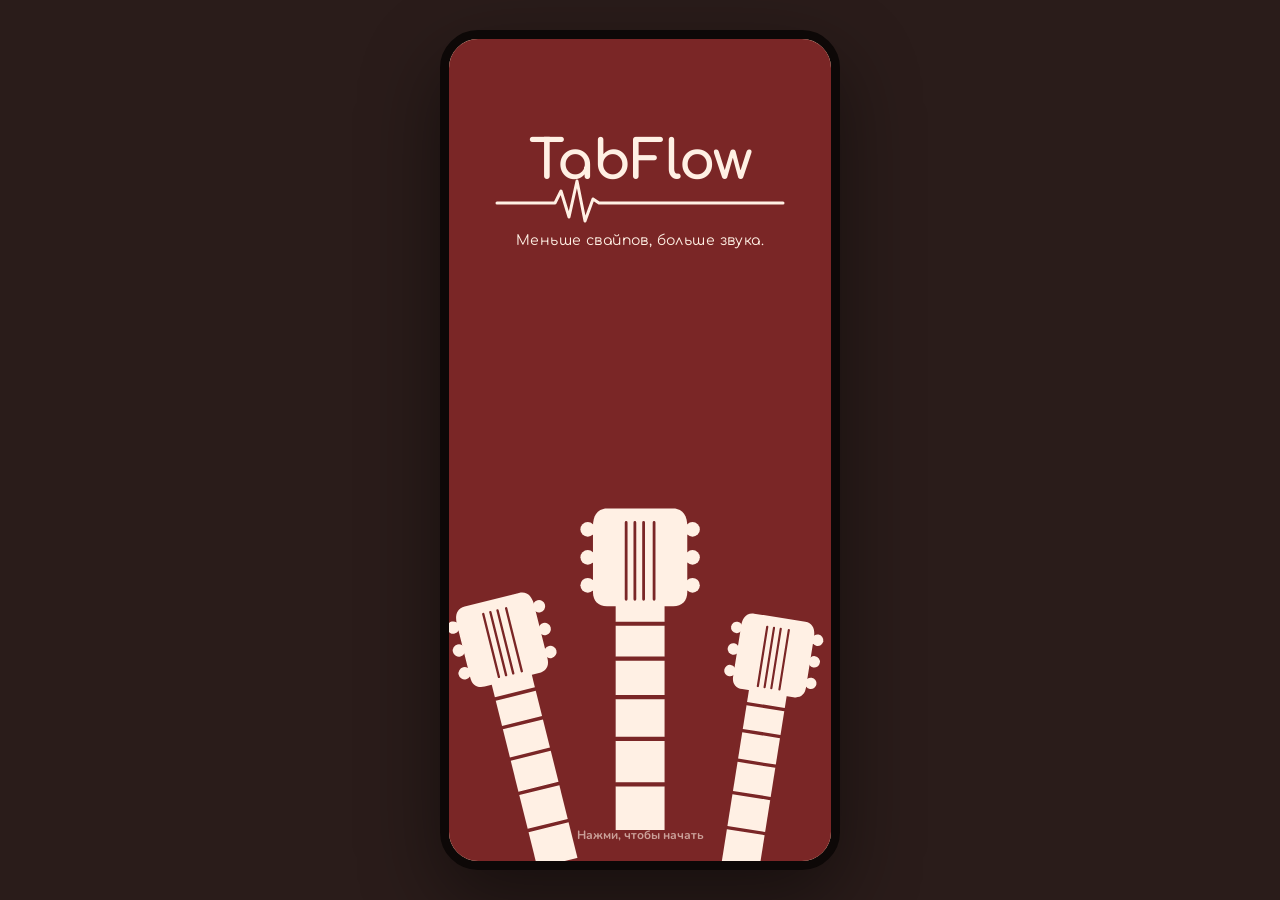
<file: public/assets/aistudio/TabFlow_14bc9209.html>
<!doctype html><html><head><meta charset=utf8><meta name=viewport content="width=device-width,initial-scale=1,viewport-fit=cover"><style>:root{color-scheme:light;box-sizing:border-box;padding-top:env(safe-area-inset-top,0px);padding-bottom:env(safe-area-inset-bottom,0px)}html{scroll-padding-top:env(safe-area-inset-top,0px)}body{margin:0;padding:0;font:14px -apple-system,BlinkMacSystemFont,sans-serif;background:#fff;color:#000}img{max-width:100%}[hidden]:not([hidden=until-found i]){display:none!important}</style></head><body>
<title>TabFlow</title>
<link rel="preconnect" href="https://fonts.googleapis.com">
<link rel="stylesheet" href="https://fonts.googleapis.com/css2?family=Comfortaa:wght@500;700&family=Nunito:wght@500;700;800&family=JetBrains+Mono:wght@500;700&display=swap&subset=cyrillic">
<style>
/* Layout: one phone-sized app. Splash, then four tabs (Songs, Metronome, Tuner, Settings) plus a pushed Song screen. Palette from the moodboard: peach paper, brick red, black ink. */
:root{
  --stage:#2a1c1a;
  --bg:#f5d5b8;
  --surface:#fbe7d4;
  --fg:#1d1210;
  --muted:#6e4c42;
  --red:#7a2626;
  --red2:#a64545;
  --onred:#fff0e4;
  --chord:#8e2b2b;
  --line:rgba(60,25,20,.22);
  --ok:#2f7d4f;
  --font-d:'Comfortaa','Nunito',system-ui,sans-serif;
  --font-b:'Nunito',system-ui,-apple-system,'Segoe UI',sans-serif;
  --font-m:'JetBrains Mono',ui-monospace,Menlo,Consolas,monospace;
  --song-fs:16px;
}
@media (prefers-color-scheme:dark){:root:not([data-theme="light"]){
  --stage:#0b0706;--bg:#1b1210;--surface:#2a1b18;--fg:#f6e4d4;--muted:#bda091;--chord:#f0907d;--line:rgba(255,225,205,.18);--ok:#6cc58a;--red:#6d2222;color-scheme:dark}}
:root[data-theme="dark"]{
  --stage:#0b0706;--bg:#1b1210;--surface:#2a1b18;--fg:#f6e4d4;--muted:#bda091;--chord:#f0907d;--line:rgba(255,225,205,.18);--ok:#6cc58a;--red:#6d2222;color-scheme:dark}

*{box-sizing:border-box;-webkit-tap-highlight-color:transparent}
html,body{height:100%}
body{margin:0;background:var(--stage);color:var(--fg);font-family:var(--font-b);font-size:15px;display:grid;place-items:center;overflow:hidden}
button{font:inherit;color:inherit;border:0;background:none;cursor:pointer;padding:0}
button:focus-visible,input:focus-visible,.row:focus-visible{outline:3px solid var(--red2);outline-offset:2px}
svg{display:block}

#phone{position:relative;width:min(100%,400px);height:min(100%,840px);overflow:hidden;background:var(--bg);border-radius:38px;border:9px solid #0d0807;box-shadow:0 30px 80px rgba(0,0,0,.45)}
@media (max-width:500px){#phone{width:100%;height:100%;border-radius:0;border:0;box-shadow:none}}

/* screens */
.screen{position:absolute;inset:0;display:flex;flex-direction:column;background:var(--bg);opacity:0;visibility:hidden;transform:translateY(10px) scale(.99);
  transition:transform .42s cubic-bezier(.2,.8,.2,1),opacity .3s ease,visibility 0s .42s}
.screen.on{opacity:1;visibility:visible;transform:none;transition:transform .42s cubic-bezier(.2,.8,.2,1),opacity .3s ease,visibility 0s}
#s-song{transform:translateX(100%);opacity:1}
#s-song.on{transform:none}
#s-splash{transition:opacity .6s ease,visibility 0s .6s;transform:none;background:var(--red)}
#s-songs.under{opacity:1;visibility:visible;transform:translateX(-18%);filter:brightness(.8)}
.hd{background:var(--red);color:var(--onred);padding:20px 18px 14px;display:flex;align-items:center;gap:10px;font-family:var(--font-d);font-weight:700;font-size:27px;flex:none}
.hd h1{margin:0;font:inherit;flex:1;min-width:0;overflow:hidden;text-overflow:ellipsis;white-space:nowrap}
.hd .ic{color:var(--onred)}
.body{flex:1;overflow:auto;padding:14px 16px 96px;scroll-behavior:smooth}
.body::-webkit-scrollbar{width:0}

/* nav */
#nav{position:absolute;left:0;right:0;bottom:0;display:flex;gap:4px;padding:8px 10px 10px;background:var(--red);z-index:5;transition:transform .4s cubic-bezier(.2,.8,.2,1)}
#nav.hide{transform:translateY(110%)}
#nav button{flex:1;display:flex;flex-direction:column;align-items:center;gap:3px;padding:7px 0 6px;border-radius:16px;color:var(--onred);font-size:11px;font-weight:800;opacity:.82;position:relative;transition:background .25s,opacity .25s,transform .15s}
#nav button:active{transform:scale(.94)}
#nav button.on{background:rgba(0,0,0,.28);opacity:1}
#nav button svg{width:24px;height:24px}
#nav button.pulse::after{content:"";position:absolute;top:6px;right:calc(50% - 20px);width:8px;height:8px;border-radius:50%;background:#ffd9a8;animation:blink 1s infinite}
@keyframes blink{50%{opacity:.25}}

/* common */
.ic{width:36px;height:36px;display:grid;place-items:center;border-radius:50%;transition:transform .15s,background .2s}
.ic:active{transform:scale(.88)}
.ic svg{width:22px;height:22px}
.ic.on svg path.f{fill:currentColor}
.ic.bump{animation:bump .35s}
@keyframes bump{40%{transform:scale(1.35)}}
.btn{background:var(--red);color:var(--onred);padding:14px 26px;border-radius:12px;font-weight:800;letter-spacing:.09em;text-transform:uppercase;font-size:15px;box-shadow:0 6px 14px rgba(80,20,20,.28);transition:transform .15s,background .2s,box-shadow .2s;min-width:0}
.btn:active{background:var(--red2);transform:translateY(2px);box-shadow:0 2px 6px rgba(80,20,20,.3)}
.btn:disabled{background:#b9a79b;color:#e9ddd4;text-decoration:line-through;box-shadow:none;cursor:not-allowed}
.btn.ghost{background:transparent;color:var(--fg);box-shadow:none;border:2px solid var(--red);}
.btn.ghost:active{background:var(--surface)}
.btn.small{padding:10px 16px;font-size:13px}
.seg{display:flex;background:var(--surface);border-radius:12px;padding:3px;gap:2px;border:1px solid var(--line)}
.seg button{flex:1;padding:8px 6px;border-radius:9px;font-weight:700;font-size:13px;color:var(--muted);transition:background .25s,color .25s;min-width:0}
.seg button.on{background:var(--red);color:var(--onred)}
.sw{width:50px;height:28px;border-radius:99px;background:var(--line);position:relative;flex:none;transition:background .25s;border:2px solid transparent}
.sw::after{content:"";position:absolute;top:2px;left:2px;width:20px;height:20px;border-radius:50%;background:#fff;transition:transform .28s cubic-bezier(.3,1.4,.5,1);box-shadow:0 1px 3px rgba(0,0,0,.3)}
.sw.on{background:var(--red2)}
.sw.on::after{transform:translateX(22px)}
input[type=range]{-webkit-appearance:none;appearance:none;width:100%;height:28px;background:transparent;margin:0}
input[type=range]::-webkit-slider-runnable-track{height:8px;border-radius:99px;background:linear-gradient(90deg,var(--red) var(--p,50%),var(--line) var(--p,50%))}
input[type=range]::-moz-range-track{height:8px;border-radius:99px;background:var(--line)}
input[type=range]::-moz-range-progress{height:8px;border-radius:99px;background:var(--red)}
input[type=range]::-webkit-slider-thumb{-webkit-appearance:none;width:24px;height:24px;border-radius:50%;background:var(--onred);border:4px solid var(--red);margin-top:-8px;box-shadow:0 2px 6px rgba(0,0,0,.3)}
input[type=range]::-moz-range-thumb{width:16px;height:16px;border-radius:50%;background:var(--onred);border:4px solid var(--red)}

/* splash */
#s-splash{align-items:center;justify-content:flex-start;overflow:hidden;color:var(--onred);cursor:pointer}
#s-splash:not(.on){opacity:0}
.logo{margin-top:22%;display:flex;flex-direction:column;align-items:center;gap:6px}
.logo svg{width:290px;max-width:80vw;overflow:visible}
.logo .wave{stroke-dasharray:420;stroke-dashoffset:420;animation:draw 1.5s .2s ease forwards}
.logo .under{stroke-dasharray:260;stroke-dashoffset:260;animation:draw 1s 1s ease forwards}
@keyframes draw{to{stroke-dashoffset:0}}
.logo .word{opacity:0;animation:fadeup .8s .5s ease forwards}
@keyframes fadeup{from{opacity:0;transform:translateY(14px)}to{opacity:1;transform:none}}
.tag{font-family:var(--font-d);font-size:14px;opacity:0;animation:fadeup .8s 1.3s ease forwards;letter-spacing:.03em}
.heads{position:absolute;left:0;right:0;bottom:-6px;height:56%}
.heads svg{position:absolute;bottom:0;transform:translateY(105%);animation:rise 1.1s cubic-bezier(.2,.9,.25,1) forwards}
.heads svg:nth-child(1){left:6%;width:27%;animation-delay:.5s}
.heads svg:nth-child(2){left:34%;width:32%;animation-delay:.7s;bottom:8%}
.heads svg:nth-child(3){right:6%;width:25%;animation-delay:.9s}
@keyframes rise{to{transform:translateY(0)}}
.skip{position:absolute;bottom:18px;left:0;right:0;text-align:center;font-size:12px;opacity:.6;font-weight:700}

/* songs */
.search{display:flex;align-items:center;gap:10px;background:var(--surface);border-radius:14px;padding:0 14px;height:46px;border:1px solid var(--line);transition:box-shadow .2s}
.search:focus-within{box-shadow:0 0 0 3px var(--red2)}
.search svg{width:20px;height:20px;flex:none}
.search input{flex:1;min-width:0;border:0;background:none;font:inherit;font-weight:700;color:var(--fg);height:100%;outline:none}
.search input::placeholder{color:var(--muted);font-weight:600}
.search .clr{width:26px;height:26px;opacity:.6}
.search .clr[hidden]{display:none}
.chips{display:flex;gap:8px;margin:12px 0 4px;overflow:auto}
.chips::-webkit-scrollbar{height:0}
.chip{flex:none;padding:7px 14px;border-radius:99px;border:1.5px solid var(--red);font-weight:800;font-size:13px;transition:background .25s,color .25s}
.chip.on{background:var(--red);color:var(--onred)}
.sec{display:flex;align-items:baseline;justify-content:space-between;margin:18px 2px 8px}
.sec h2{margin:0;font-family:var(--font-d);font-size:21px}
.sec button{font-weight:800;color:var(--chord);font-size:14px;padding:4px 2px}
.row{display:flex;align-items:center;gap:12px;padding:8px 4px 8px 2px;border-radius:14px;cursor:pointer;animation:rowin .45s calc(var(--i,0)*45ms) both cubic-bezier(.2,.8,.2,1);transition:background .2s}
.row:active{background:var(--surface)}
@keyframes rowin{from{opacity:0;transform:translateY(12px)}to{opacity:1;transform:none}}
.cover{width:50px;height:50px;border-radius:10px;flex:none;position:relative;overflow:hidden;box-shadow:inset 0 0 0 1px rgba(0,0,0,.12)}
.cover i{position:absolute;display:block}
.meta{flex:1;min-width:0;display:flex;flex-direction:column}
.meta b{font-size:16px;white-space:nowrap;overflow:hidden;text-overflow:ellipsis}
.meta span{color:var(--muted);font-size:13.5px;font-weight:600;white-space:nowrap;overflow:hidden;text-overflow:ellipsis}
.row .ic{width:32px;height:34px;border-radius:10px;color:var(--fg)}
.row .ic.on{color:var(--chord)}
.empty{text-align:center;color:var(--muted);padding:34px 14px;font-weight:600;line-height:1.5}

/* song */
#s-song .hd{padding-bottom:10px;gap:4px;font-size:19px}
#s-song .hd .ttl{flex:1;min-width:0;display:flex;flex-direction:column;line-height:1.2}
#s-song .hd .ttl b{font-size:19px;white-space:nowrap;overflow:hidden;text-overflow:ellipsis}
#s-song .hd .ttl span{font:700 13px var(--font-b);opacity:.8;white-space:nowrap;overflow:hidden;text-overflow:ellipsis}
.prog{height:3px;background:rgba(0,0,0,.25);flex:none}
.prog i{display:block;height:100%;width:0;background:#ffd9a8}
.sbar{display:flex;align-items:center;gap:10px;padding:10px 16px 6px;flex:none}
.sbar .seg{flex:none;width:170px}
.sbar .info{flex:1;text-align:right;font-weight:800;font-size:13px;color:var(--muted);min-width:0;white-space:nowrap;overflow:hidden;text-overflow:ellipsis}
.used{display:flex;gap:6px;padding:4px 16px 8px;overflow:auto;flex:none}
.used::-webkit-scrollbar{height:0}
.used b{flex:none;font-weight:800;color:var(--chord);border:1.5px solid var(--chord);border-radius:9px;padding:2px 10px;font-size:14px}
.lyrics{flex:1;overflow:auto;padding:6px 18px 170px;font-size:var(--song-fs);position:relative}
.lyrics::-webkit-scrollbar{width:0}
.part{margin:0 0 22px}
.part h3{margin:0 0 8px;font:800 11px var(--font-b);letter-spacing:.14em;text-transform:uppercase;color:var(--muted);display:flex;align-items:center;gap:8px}
.part h3::after{content:"";flex:1;height:1px;background:var(--line)}
.ln{line-height:1.25;margin:0 0 6px;font-weight:600}
.sg{display:inline-flex;flex-direction:column;vertical-align:top;white-space:pre-wrap}
.c{font-weight:800;color:var(--chord);font-size:.9em;line-height:1.35;padding-right:.55em;min-height:1.35em;animation:chflip .35s}
@keyframes chflip{from{opacity:0;transform:translateY(-5px)}to{opacity:1;transform:none}}
.tabblk{font:700 13px/1.25 var(--font-m);background:var(--surface);border-radius:12px;padding:12px;margin:0 0 10px;overflow:auto;white-space:pre;border:1px solid var(--line)}
.tabnote{font-size:12.5px;color:var(--muted);font-weight:700;margin:0 0 14px}
.listen{position:absolute;left:50%;top:6px;transform:translate(-50%,-140%);background:var(--red);color:var(--onred);padding:7px 14px;border-radius:99px;font-weight:800;font-size:12.5px;display:flex;align-items:center;gap:9px;transition:transform .35s cubic-bezier(.2,.9,.3,1.2);z-index:3;white-space:nowrap;box-shadow:0 6px 16px rgba(0,0,0,.3)}
.listen.show{transform:translate(-50%,0)}
.eq{display:flex;gap:2px;align-items:flex-end;height:14px}
.eq i{width:3px;background:#ffd9a8;border-radius:2px;height:3px;transition:height .08s}
#sctl{position:absolute;left:0;right:0;bottom:0;background:var(--red);color:var(--onred);padding:10px 12px 12px;display:flex;align-items:center;justify-content:space-between;gap:6px;z-index:4;border-radius:22px 22px 0 0;box-shadow:0 -8px 24px rgba(0,0,0,.25)}
.stp{display:flex;align-items:center;gap:2px;background:rgba(0,0,0,.25);border-radius:14px;padding:2px}
.stp .ic{width:34px;height:36px;border-radius:12px;color:var(--onred)}
.stp .val{min-width:44px;text-align:center;font-weight:800;line-height:1.1}
.stp .val small{display:block;font-size:10px;opacity:.75;letter-spacing:.08em;text-transform:uppercase}
.stp .val b{font-size:17px}
.playbig{width:64px;height:64px;border-radius:50%;background:var(--onred);color:var(--red);display:grid;place-items:center;box-shadow:0 6px 16px rgba(0,0,0,.35);margin-top:-30px;border:5px solid var(--bg);transition:transform .15s}
.playbig:active{transform:scale(.92)}
.playbig svg{width:28px;height:28px}
.mic{color:var(--onred);width:44px;height:44px;border-radius:14px;background:rgba(0,0,0,.25);display:grid;place-items:center;transition:background .25s,color .25s}
.mic.on{background:var(--onred);color:var(--red)}
.mic svg{width:24px;height:24px}

/* sheet / toast */
#backdrop{position:absolute;inset:0;background:rgba(10,3,2,.5);opacity:0;pointer-events:none;transition:opacity .3s;z-index:20}
#backdrop.on{opacity:1;pointer-events:auto}
#sheet{position:absolute;left:0;right:0;bottom:0;background:var(--bg);border-radius:26px 26px 0 0;padding:10px 18px 22px;z-index:21;transform:translateY(105%);transition:transform .42s cubic-bezier(.2,.9,.25,1);max-height:82%;overflow:auto}
#sheet.on{transform:none}
#sheet .grab{width:42px;height:5px;border-radius:9px;background:var(--line);margin:0 auto 12px}
#sheet h3{margin:0 0 12px;font-family:var(--font-d);font-size:20px}
.fld{margin:0 0 16px}
.fld label,.lbl{display:flex;justify-content:space-between;font-weight:800;font-size:13px;color:var(--muted);margin-bottom:4px;letter-spacing:.03em}
.fld label output,.lbl output{color:var(--fg)}
.two{display:grid;grid-template-columns:1fr 1fr;gap:10px}
#toast{position:absolute;left:50%;top:76px;transform:translate(-50%,-16px);background:#241513;color:#fbe5d3;padding:11px 18px;border-radius:14px;font-weight:700;font-size:13.5px;max-width:86%;text-align:center;opacity:0;pointer-events:none;transition:opacity .3s,transform .35s cubic-bezier(.2,.9,.3,1.2);z-index:30;box-shadow:0 8px 24px rgba(0,0,0,.4)}
#toast.on{opacity:1;transform:translate(-50%,0)}

/* metronome */
.pend{display:grid;place-items:center;margin:2px 0 0}
.pend svg{width:150px;height:170px;overflow:visible}
#arm{transform-origin:60px 138px;transition:transform .5s cubic-bezier(.45,.05,.55,.95)}
.bpmv{text-align:center;margin-top:-4px}
.bpmv .n{font:700 78px/1 var(--font-d);font-variant-numeric:tabular-nums;color:var(--fg)}
.bpmv .t{font-weight:800;color:var(--muted);letter-spacing:.1em;text-transform:uppercase;font-size:13px}
.adj{display:flex;align-items:center;gap:12px;margin:10px 0 4px}
.adj .ic{width:46px;height:46px;background:var(--surface);border:1.5px solid var(--line);flex:none;user-select:none;touch-action:manipulation}
.adj .ic svg{width:24px;height:24px}
.dots{display:flex;justify-content:center;gap:12px;margin:16px 0 18px;min-height:26px}
.dots i{width:22px;height:22px;border-radius:50%;background:var(--line);transition:transform .12s,background .12s}
.dots i.a{background:var(--red2)}
.dots i.lit{background:var(--red);transform:scale(1.35)}
.btns{display:flex;gap:12px}
.btns .btn{flex:1}
.sub{font-weight:800;font-size:12px;letter-spacing:.1em;text-transform:uppercase;color:var(--muted);margin:16px 2px 8px}

/* tuner */
.gauge{width:100%;max-width:330px;margin:10px auto 0;display:block;overflow:visible}
.gauge .arc{fill:none;stroke:var(--line);stroke-width:10;stroke-linecap:round}
.gauge .zone{fill:none;stroke:var(--ok);stroke-width:10;opacity:.5;transition:opacity .2s}
.gauge.ok .zone{opacity:1}
.gauge .tick{stroke:var(--muted);stroke-width:1.6;stroke-linecap:round}
.gauge .tick.m{stroke-width:2.6;stroke:var(--fg)}
.gauge .gl{fill:var(--muted);font:800 12px var(--font-b);text-anchor:middle}
#needle{transform-origin:150px 150px}
#needle line{stroke:var(--fg);stroke-width:3.5;stroke-linecap:round;transition:stroke .2s}
.gauge.ok #needle line{stroke:var(--ok)}
.read{text-align:center;margin-top:-4px}
.read .note{font:700 64px/1 var(--font-d);transition:color .2s}
.read.ok .note{color:var(--ok)}
.read .hz{font-weight:800;color:var(--muted);font-variant-numeric:tabular-nums;min-height:1.4em}
.read .st{font-weight:800;min-height:1.5em;margin-top:2px}
.strs{display:grid;grid-template-columns:repeat(6,1fr);gap:8px;margin:16px 0}
.strs button{aspect-ratio:1;border-radius:50%;border:2.5px solid var(--red);font:700 18px var(--font-d);background:var(--surface);display:grid;place-items:center;transition:background .25s,color .25s,transform .15s;position:relative}
.strs button:active{transform:scale(.9)}
.strs button.sel{background:var(--red);color:var(--onred)}
.strs button.hit::after{content:"";position:absolute;inset:-6px;border-radius:50%;border:2px solid var(--ok)}
.strs small{position:absolute;bottom:-17px;font:800 10px var(--font-b);color:var(--muted)}

/* settings */
.grp{margin:0 0 20px}
.grp h2{margin:0 0 8px 4px;font-family:var(--font-d);font-size:15px;letter-spacing:.06em;text-transform:uppercase;color:var(--chord)}
.card{background:var(--surface);border-radius:18px;border:1px solid var(--line);padding:4px 14px}
.set{padding:12px 0;border-bottom:1px solid var(--line);display:flex;flex-direction:column;gap:8px}
.set:last-child{border-bottom:0}
.set.inl{flex-direction:row;align-items:center;justify-content:space-between;gap:12px}
.set .nm{font-weight:800}
.set .ds{display:block;font-weight:600;font-size:12.5px;color:var(--muted);margin-top:1px}
.prev{font-weight:600;line-height:1.3}
.step{display:flex;align-items:center;gap:6px}
.step b{min-width:78px;text-align:center;font-variant-numeric:tabular-nums}
.step .ic{background:var(--bg);border:1.5px solid var(--line);width:34px;height:34px}
.ver{text-align:center;color:var(--muted);font-weight:700;font-size:12.5px;margin-top:6px}
@media (prefers-reduced-motion:reduce){*{animation-duration:.01ms!important;animation-delay:0s!important;transition-duration:.01ms!important}}
</style>

<div id="phone">
  <!-- SPLASH -->
  <section class="screen on" id="s-splash" aria-label="TabFlow">
    <div class="logo">
      <svg viewBox="0 0 290 104" aria-hidden="true">
        <path class="wave" d="M2 80 H60 L66 68 L74 94 L82 58 L90 98 L98 76 L104 80 H288" fill="none" stroke="currentColor" stroke-width="3" stroke-linecap="round" stroke-linejoin="round"/>
        <text class="word" x="145" y="56" text-anchor="middle" font-family="Comfortaa, sans-serif" font-weight="700" font-size="54" fill="currentColor">TabFlow</text>
        
      </svg>
      <div class="tag" data-i18n="slogan"></div>
    </div>
    <div class="heads" id="heads" aria-hidden="true"></div>
    <div class="skip" data-i18n="tapStart"></div>
  </section>

  <!-- SONGS -->
  <section class="screen" id="s-songs">
    <div class="hd"><h1 data-i18n="songs"></h1></div>
    <div class="body" id="songsBody">
      <label class="search"><span id="ico-search"></span><input id="q" type="search" autocomplete="off" data-i18n-ph="searchPh"><button class="ic clr" id="qclr" hidden aria-label="Clear"></button></label>
      <div class="chips" id="chips"></div>
      <div id="lists"></div>
    </div>
  </section>

  <!-- SONG -->
  <section class="screen" id="s-song">
    <div class="hd">
      <button class="ic" id="sBack" aria-label="Back"></button>
      <div class="ttl"><b id="sTitle"></b><span id="sArtist"></span></div>
      <button class="ic" id="sBm" aria-label="Offline"></button>
      <button class="ic" id="sHr" aria-label="Favorite"></button>
    </div>
    <div class="prog"><i id="prog"></i></div>
    <div class="sbar">
      <div class="seg" id="viewSeg"><button data-v="chords" class="on" data-i18n="chords"></button><button data-v="tabs" data-i18n="tabs"></button></div>
      <div class="info" id="sInfo"></div>
    </div>
    <div class="used" id="used"></div>
    <div class="lyrics" id="lyrics"></div>
    <div class="listen" id="listenChip"><div class="eq" id="eq"><i></i><i></i><i></i><i></i><i></i></div><span id="listenTxt"></span></div>
    <div id="sctl">
      <div class="stp"><button class="ic" id="trM" aria-label="Down"></button><div class="val"><small data-i18n="key"></small><b id="trV">Am</b></div><button class="ic" id="trP" aria-label="Up"></button></div>
      <button class="playbig" id="play" aria-label="Play"></button>
      <button class="mic" id="micBtn" aria-label="Mic"></button>
      <button class="mic" id="toolsBtn" aria-label="Tools"></button>
    </div>
  </section>

  <!-- METRONOME -->
  <section class="screen" id="s-metro">
    <div class="hd"><button class="ic" id="mBack" hidden aria-label="Back"></button><h1 data-i18n="metronome"></h1></div>
    <div class="body">
      <div class="pend"><svg viewBox="0 0 120 170" aria-hidden="true">
        <path d="M30 150 L44 22 H76 L90 150 Z" fill="var(--surface)" stroke="var(--fg)" stroke-width="3" stroke-linejoin="round"/>
        <rect x="24" y="148" width="72" height="12" rx="4" fill="var(--red)"/>
        <g id="arm"><line x1="60" y1="138" x2="60" y2="20" stroke="var(--fg)" stroke-width="3.5" stroke-linecap="round"/><rect id="wt" x="52" y="60" width="16" height="14" rx="3" fill="var(--red)"/></g>
        <circle cx="60" cy="138" r="6" fill="var(--fg)"/>
      </svg></div>
      <div class="bpmv"><div class="n" id="bpmN">96</div><div class="t" id="bpmT">Andante</div></div>
      <div class="adj"><button class="ic" id="bM" aria-label="−"></button><input type="range" id="bpmR" min="30" max="240" aria-label="BPM"><button class="ic" id="bP" aria-label="+"></button></div>
      <div class="dots" id="dots"></div>
      <div class="lbl"><span data-i18n="sig"></span></div>
      <div class="seg" id="sigSeg" style="margin-bottom:18px"></div>
      <div class="btns"><button class="btn ghost" id="tap" data-i18n="tap"></button><button class="btn" id="mGo"></button></div>
    </div>
  </section>

  <!-- TUNER -->
  <section class="screen" id="s-tuner">
    <div class="hd"><button class="ic" id="tBack" hidden aria-label="Back"></button><h1 data-i18n="tuner"></h1></div>
    <div class="body">
      <div class="seg" id="tModeSeg"><button data-v="auto" class="on" data-i18n="tAuto"></button><button data-v="manual" data-i18n="tManual"></button></div>
      <svg class="gauge" id="gauge" viewBox="0 0 300 170" aria-hidden="true"><g id="gTicks"></g><path id="gArc" class="arc"/><path id="gZone" class="zone"/><text class="gl" x="40" y="146">♭</text><text class="gl" x="260" y="146">♯</text><g id="needle"><line x1="150" y1="150" x2="150" y2="44"/><circle cx="150" cy="150" r="10" fill="var(--red)"/></g></svg>
      <div class="read" id="read"><div class="note" id="tNote">–</div><div class="hz" id="tHz"></div><div class="st" id="tSt"></div></div>
      <div class="strs" id="strs"></div>
      <div class="btns" style="margin-top:26px"><button class="btn" id="tGo" style="flex:1"></button></div>
      <div class="sub" data-i18n="tuning"></div>
      <div class="chips" id="tunChips" style="flex-wrap:wrap"></div>
    </div>
  </section>

  <!-- SETTINGS -->
  <section class="screen" id="s-settings">
    <div class="hd"><h1 data-i18n="settings"></h1></div>
    <div class="body" id="setBody"></div>
  </section>

  <nav id="nav" class="hide" aria-label="Main"></nav>
  <div id="backdrop"></div>
  <div id="sheet" role="dialog" aria-modal="true"></div>
  <div id="toast" role="status"></div>
</div>

<script>
(function(){
'use strict';
/* ================= helpers ================= */
const $=(s,r=document)=>r.querySelector(s), $$=(s,r=document)=>[...r.querySelectorAll(s)];
const esc=s=>String(s).replace(/[&<>"]/g,c=>({'&':'&amp;','<':'&lt;','>':'&gt;','"':'&quot;'}[c]));
const clamp=(v,a,b)=>Math.min(b,Math.max(a,v));
const ICON={
 note:'<svg viewBox="0 0 24 24" fill="currentColor"><path d="M9 18V6l11-2v12" fill="none" stroke="currentColor" stroke-width="2" stroke-linejoin="round"/><ellipse cx="6.5" cy="18" rx="3.5" ry="3" /><ellipse cx="17.5" cy="16" rx="3.5" ry="3"/></svg>',
 metro:'<svg viewBox="0 0 24 24" fill="none" stroke="currentColor" stroke-width="2" stroke-linejoin="round" stroke-linecap="round"><path d="M8 21 10 4h4l2 17z"/><path d="M12 17 15 7"/><path d="M9 14h6"/></svg>',
 tuner:'<svg viewBox="0 0 24 24" fill="none" stroke="currentColor" stroke-width="2" stroke-linecap="round"><circle cx="12" cy="12" r="9.5"/><path d="M7 9h10M7 12h10M7 15h10"/><circle cx="14" cy="9" r="1.6" fill="currentColor"/><circle cx="9" cy="12" r="1.6" fill="currentColor"/><circle cx="15" cy="15" r="1.6" fill="currentColor"/></svg>',
 gear:'<svg viewBox="0 0 24 24" fill="none" stroke="currentColor" stroke-width="2" stroke-linejoin="round"><circle cx="12" cy="12" r="3"/><path d="M12 2.5l1.6 2.6 3-.7.7 3 2.9 1.2-1 2.9 1 2.9-2.9 1.2-.7 3-3-.7L12 21.5l-1.6-2.6-3 .7-.7-3-2.9-1.2 1-2.9-1-2.9 2.9-1.2.7-3 3 .7z"/></svg>',
 search:'<svg viewBox="0 0 24 24" fill="none" stroke="currentColor" stroke-width="2.4" stroke-linecap="round"><circle cx="10.5" cy="10.5" r="6.5"/><path d="M15.5 15.5 21 21"/></svg>',
 x:'<svg viewBox="0 0 24 24" fill="none" stroke="currentColor" stroke-width="2.6" stroke-linecap="round"><path d="M6 6l12 12M18 6 6 18"/></svg>',
 bm:'<svg viewBox="0 0 24 24" fill="none" stroke="currentColor" stroke-width="2" stroke-linejoin="round"><path class="f" d="M6 3h12v18l-6-4.5L6 21z"/></svg>',
 heart:'<svg viewBox="0 0 24 24" fill="none" stroke="currentColor" stroke-width="2" stroke-linejoin="round"><path class="f" d="M12 20.5S3.5 15 3.5 8.8A4.6 4.6 0 0 1 12 6.6a4.6 4.6 0 0 1 8.5 2.2C20.5 15 12 20.5 12 20.5z"/></svg>',
 back:'<svg viewBox="0 0 24 24" fill="none" stroke="currentColor" stroke-width="2.6" stroke-linecap="round" stroke-linejoin="round"><path d="M15 5l-7 7 7 7"/></svg>',
 play:'<svg viewBox="0 0 24 24" fill="currentColor"><path d="M7 4.5v15l13-7.5z"/></svg>',
 pause:'<svg viewBox="0 0 24 24" fill="currentColor"><rect x="6" y="4.5" width="4.5" height="15" rx="1.2"/><rect x="13.5" y="4.5" width="4.5" height="15" rx="1.2"/></svg>',
 mic:'<svg viewBox="0 0 24 24" fill="none" stroke="currentColor" stroke-width="2.2" stroke-linecap="round"><rect x="9" y="3" width="6" height="11" rx="3"/><path d="M5.5 11a6.5 6.5 0 0 0 13 0M12 17.5V21"/></svg>',
 plus:'<svg viewBox="0 0 24 24" fill="none" stroke="currentColor" stroke-width="2.8" stroke-linecap="round"><path d="M12 5v14M5 12h14"/></svg>',
 minus:'<svg viewBox="0 0 24 24" fill="none" stroke="currentColor" stroke-width="2.8" stroke-linecap="round"><path d="M5 12h14"/></svg>',
 aa:'<svg viewBox="0 0 24 24" fill="none" stroke="currentColor" stroke-width="2.2" stroke-linecap="round"><path d="M3 5h18M3 12h18M3 19h18"/><circle cx="8" cy="5" r="2.2" fill="var(--red)"/><circle cx="16" cy="12" r="2.2" fill="var(--red)"/><circle cx="10" cy="19" r="2.2" fill="var(--red)"/></svg>'
};
function safeGet(k){try{return localStorage.getItem(k)}catch(e){return null}}
function safeSet(k,v){try{localStorage.setItem(k,v)}catch(e){}}

/* ================= i18n ================= */
const T={
ru:{slogan:'Меньше свайпов, больше звука.',tapStart:'Нажми, чтобы начать',songs:'Песни',searchPh:'Поиск по исполнителю или песне',all:'Все',favs:'Избранное',offline:'Офлайн',
 yourSongs:'Твои песни',seeAll:'Все',collapse:'Свернуть',popular:'Популярное',results:'Найдено',nothing:'Ничего не найдено',nothingHint:'Попробуй другое название или сбрось фильтр.',
 emptyYours:'Здесь появятся песни, которым ты поставишь сердце. Сохранённые офлайн ищи во вкладке «Офлайн».',metronome:'Метроном',tuner:'Тюнер',settings:'Настройки',
 chords:'Аккорды',tabs:'Табы',key:'Тон',listening:'Слушаю',paused:'Жду игру…',demoNote:'Микрофон недоступен здесь, включён демо-режим',tools:'Быстрые настройки',
 speed:'Скорость прокрутки',textSize:'Размер текста',metroIn:'Метроном в песне',metroInD:'Запустить на темпе песни',openTuner:'Тюнер',openMetro:'Метроном',resetKey:'Исходный тон',
 start:'Старт',stop:'Стоп',tap:'Тап',sig:'Размер',bpm:'уд/мин',tAuto:'Авто',tManual:'Ручной',listen:'Слушать',stopL:'Остановить',inTune:'Строй верный',low:'Ниже, подтяни струну',high:'Выше, ослабь струну',
 pick:'Выбери струну или нажми «Слушать»',tuning:'Строй',noSignal:'Играй одну струну…',demoT:'Демо-режим: микрофон недоступен',refTone:'Опорный тон',
 gApp:'Внешний вид',theme:'Тема',tSys:'Авто',tLight:'Светлая',tDark:'Тёмная',lang:'Язык',fontSize:'Размер текста песен',notation:'Названия аккордов',nEn:'C D E … B',nDe:'C D E … H',
 gScroll:'Автопрокрутка',sens:'Чувствительность микрофона',sensD:'Выше значение — реагирует на тихую игру',defSpeed:'Скорость по умолчанию',wake:'Не гасить экран',wakeD:'Пока открыта песня',
 gMetro:'Метроном',sound:'Звук',sClick:'Клик',sWood:'Дерево',sBeep:'Бип',accent:'Акцент на первую долю',vib:'Вибрация',vol:'Громкость',
 gTuner:'Тюнер',a4:'Эталон A4',presetDef:'Строй по умолчанию',pStd:'Стандарт',pDrop:'Drop D',pHalf:'−½ тона',pDad:'DADGAD',
 gData:'Данные',offCount:'Офлайн-подборка',offN:n=>n+' '+(n%10==1&&n%100!=11?'песня':(n%10>=2&&n%10<=4&&(n%100<10||n%100>=20)?'песни':'песен')),clearOff:'Очистить',reset:'Сбросить настройки',resetD:'Вернёт всё как при первом запуске',
 ver:'TabFlow · демо-версия',tSaved:'Сохранено офлайн',tUnsaved:'Удалено из офлайна',tFav:'Добавлено в избранное',tUnfav:'Убрано из избранного',tCleared:'Офлайн-подборка очищена',tReset:'Настройки сброшены',
 tNoSound:'Звук выключен в системе или недоступен',tBpm:'Темп',sample:'Пример:'},
en:{slogan:'Fewer swipes, more sound.',tapStart:'Tap to start',songs:'Songs',searchPh:'Search for artist or song',all:'All',favs:'Favorites',offline:'Offline',
 yourSongs:'Your songs',seeAll:'See all',collapse:'Collapse',popular:'Popular songs',results:'Results',nothing:'Nothing found',nothingHint:'Try another title or clear the filter.',
 emptyYours:'Songs you like with the heart will show up here. Songs saved offline are under the Offline filter.',metronome:'Metronome',tuner:'Tuner',settings:'Settings',
 chords:'Chords',tabs:'Tabs',key:'Key',listening:'Listening',paused:'Waiting for you…',demoNote:'Microphone is unavailable here, demo mode is on',tools:'Quick settings',
 speed:'Scroll speed',textSize:'Text size',metroIn:'Metronome in song',metroInD:'Start at the song tempo',openTuner:'Tuner',openMetro:'Metronome',resetKey:'Original key',
 start:'Start',stop:'Stop',tap:'Tap',sig:'Time signature',bpm:'bpm',tAuto:'Auto',tManual:'Manual',listen:'Listen',stopL:'Stop',inTune:'In tune',low:'Too low, tighten the string',high:'Too high, loosen the string',
 pick:'Pick a string or tap Listen',tuning:'Tuning',noSignal:'Play a single string…',demoT:'Demo mode: microphone unavailable',refTone:'Reference tone',
 gApp:'Appearance',theme:'Theme',tSys:'Auto',tLight:'Light',tDark:'Dark',lang:'Language',fontSize:'Song text size',notation:'Chord names',nEn:'C D E … B',nDe:'C D E … H',
 gScroll:'Auto-scroll',sens:'Microphone sensitivity',sensD:'Higher reacts to quieter playing',defSpeed:'Default speed',wake:'Keep screen on',wakeD:'While a song is open',
 gMetro:'Metronome',sound:'Sound',sClick:'Click',sWood:'Wood',sBeep:'Beep',accent:'Accent the first beat',vib:'Vibration',vol:'Volume',
 gTuner:'Tuner',a4:'Reference A4',presetDef:'Default tuning',pStd:'Standard',pDrop:'Drop D',pHalf:'Half step down',pDad:'DADGAD',
 gData:'Data',offCount:'Offline songs',offN:n=>n+(n==1?' song':' songs'),clearOff:'Clear',reset:'Reset settings',resetD:'Back to first-launch defaults',
 ver:'TabFlow · demo build',tSaved:'Saved offline',tUnsaved:'Removed from offline',tFav:'Added to favorites',tUnfav:'Removed from favorites',tCleared:'Offline songs cleared',tReset:'Settings reset',
 tNoSound:'Sound is unavailable',tBpm:'Tempo',sample:'Sample:'}
};

/* ================= data (original demo songs) ================= */
const TABS=[
`e|-----0-----0---|-----1-----1---|
B|---0-----0-----|---1-----1-----|
G|-2---------2---|-2---------2---|
D|---------------|---------------|
A|---------------|---------------|
E|---------------|---------------|`,
`e|-0-------0-----|-1-------1-----|
B|---1---1---1---|---1---1---1---|
G|-----2-----2---|-----2-----2---|
D|-2-------2-----|-3-------3-----|
A|---------------|---------------|
E|---------------|---------------|`,
`e|-----3-----3---|-----2-----2---|
B|---3-----3-----|---3-----3-----|
G|-0---------0---|-2---------2---|
D|---------------|-0-------------|
A|-2---------2---|---------------|
E|---------------|---------------|`];
const SONGS=[
{id:'s1',title:'Ночной автобус',artist:'Тихий Вторник',key:'Am',bpm:92,hue:8,plays:9120,tab:0,parts:[
 ['Куплет 1',['[Am]Ночной автобус едет [F]через спящий город','[C]Фонари считают [G]наши долгие дороги','[Am]Я прижался лбом к [F]холодному стеклу','[C]Ты сказала тихо: [G]«Просто посмотри в окно»']],
 ['Припев',['[F]Меньше слов, [C]больше звука','[G]Пусть играет [Am]гитара','[F]Меньше слов, [C]больше звука','[G]Мы дойдём до ут[Am]ра']],
 ['Куплет 2',['[Am]Кто-то спит на заднем [F]сиденье у двери','[C]Кто-то пишет письма, [G]не отправив никому','[Am]А у нас в рюкзаке [F]только пара струн','[C]И на всю дорогу [G]три простых аккорда']],
 ['Припев',['[F]Меньше слов, [C]больше звука','[G]Пусть играет [Am]гитара','[F]Меньше слов, [C]больше звука','[G]Мы дойдём до ут[Am]ра']]]},
{id:'s2',title:'Paper Boats',artist:'Maple Hours',key:'G',bpm:104,hue:200,plays:15400,tab:1,parts:[
 ['Verse 1',['[G]We folded paper boats from [D]yesterday\'s news','[Em]Sent them down the gutter after [C]rain','[G]Every little ripple had a [D]name for you','[Em]Every little wave said [C]come again']],
 ['Chorus',['[C]Sail on, sail on, [G]small and brave','[D]Nothing\'s lost that\'s [Em]learned to float','[C]Sail on, sail on, [G]through the grey','[D]I\'ll be waiting [G]at the shore']],
 ['Verse 2',['[G]Streetlights hum a lullaby for [D]no one in particular','[Em]Puddles hold the sky inside their [C]frames','[G]If you find the boat with [D]my name on the sail','[Em]Tell the river I was [C]never far away']],
 ['Chorus',['[C]Sail on, sail on, [G]small and brave','[D]Nothing\'s lost that\'s [Em]learned to float','[C]Sail on, sail on, [G]through the grey','[D]I\'ll be waiting [G]at the shore']]]},
{id:'s3',title:'Дом у реки',artist:'Северный Ветер',key:'Em',bpm:80,hue:150,plays:7300,tab:2,parts:[
 ['Куплет',['[Em]Дом у реки, где [C]пахнет дымом','[G]Дед растапливает [D]печь','[Em]Тихо скрипит у [C]порога лодка','[G]Ей давно пора [D]прилечь']],
 ['Припев',['[C]Возвращайся, [G]пока не стемнело','[D]Чайник уже [Em]поёт','[C]Возвращайся, [G]всё как раньше','[D]Свет в окне [Em]твой']],
 ['Куплет 2',['[Em]Осень стучит ветками в [C]стёкла','[G]Яблоки пахнут [D]мёдом','[Em]Я сыграю тебе то, что [C]помню','[G]Если ты постучишь [D]в дверь']]]},
{id:'s4',title:'Last Train Home',artist:'Daniel Rook',key:'D',bpm:120,hue:30,plays:12800,tab:0,parts:[
 ['Verse',['[D]Platform lights are flickering, [A]coat is way too thin','[Bm]Someone left a melody [G]playing from within','[D]I count the stops like heartbeats, [A]one more and I\'m there','[Bm]Hands in pockets, humming [G]something like a prayer']],
 ['Chorus',['[G]Take me, take me [D]home','[A]On the last train [Bm]tonight','[G]Every window [D]glows','[A]Like a little [D]light']],
 ['Bridge',['[Bm]Miles disappear [A]when you sing along','[G]Strangers share a [D]chorus, then they\'re gone']]]},
{id:'s5',title:'Утро без будильника',artist:'Лето в сентябре',key:'C',bpm:100,hue:45,plays:6100,tab:1,parts:[
 ['Куплет',['[C]Солнце на подушке, [Am]чай ещё горячий','[F]Никуда не надо [G]бежать','[C]Я надену старый [Am]свитер без причины','[F]И начну тебе [G]играть']],
 ['Припев',['[F]Это утро без будильника','[C]Это утро без забот','[Dm]Пусть планы подождут','[G]Ещё один аккорд']]]},
{id:'s6',title:'Blue Porch Light',artist:'Harbor & Hush',key:'Em',bpm:76,hue:225,plays:11200,tab:2,parts:[
 ['Verse 1',['[Em]Crickets in the garden, [Am]moths around the glow','[Em]You said stay a little, [B7]I said I should go','[Em]Slow dance on the gravel, [Am]radio turned low','[C]Blue porch light, [B7]tell me what you know']],
 ['Chorus',['[G]Leave it on, leave it [D]on','[Em]Till the morning finds us [C]here','[G]Leave it on, leave it [D]on','[Am]Some things stay [B7]clear']]]},
{id:'s7',title:'Тёплый чай',artist:'Общага FM',key:'D',bpm:110,hue:340,plays:5400,tab:0,parts:[
 ['Куплет',['[D]Пятый этаж, на кухне [G]гитара и смех','[D]Три аккорда на [A]всех','[D]Чайник свистит вместо [G]барабанов','[Bm]А за стеной [A]ждёт сессия']],
 ['Припев',['[G]Налей мне тёплого [D]чаю','[A]Сыграем ещё одну','[G]Налей мне тёплого [D]чаю','[A]Пока не уснул [D]дом']]]},
{id:'s8',title:'Sunday Chords',artist:'Velvet Static',key:'A',bpm:88,hue:280,plays:8800,tab:1,parts:[
 ['Verse',['[A]Lazy Sunday, strings out of [E]tune','[F#m]Humming louder than the [D]afternoon','[A]Play it slow, we got no [E]place to be','[F#m]Only you and a [D]melody']],
 ['Chorus',['[D]Sunday chords, [A]let them ring','[E]Everything is [F#m]simple','[D]Sunday chords, [A]let them ring','[E]Nothing left to [A]prove']]]}
];
const byId=id=>SONGS.find(s=>s.id===id);

/* ================= state ================= */
const DEF={theme:'system',lang:'ru',fontSize:16,notation:'en',sens:5,speed:5,wake:false,sound:'click',accent:true,vib:true,vol:80,a4:440,tuning:'std',bpm:96,sig:4,
  songs:{s1:{fav:true,off:true,tr:0},s3:{fav:true,off:false,tr:0},s5:{fav:false,off:true,tr:0}}};
let S=JSON.parse(JSON.stringify(DEF));
try{const raw=safeGet('tabflow.v1'); if(raw){const o=JSON.parse(raw); S=Object.assign(S,o); S.songs=Object.assign({},DEF.songs,o.songs||{})}}catch(e){}
const save=()=>safeSet('tabflow.v1',JSON.stringify(S));
const t=k=>{const v=T[S.lang][k]; return v===undefined?k:v};
const ss=id=>S.songs[id]||(S.songs[id]={fav:false,off:false,tr:0});

/* ================= toast / sheet ================= */
let toastT;
function toast(msg){const el=$('#toast'); el.textContent=msg; el.classList.add('on'); clearTimeout(toastT); toastT=setTimeout(()=>el.classList.remove('on'),2600)}
function openSheet(html){$('#sheet').innerHTML='<div class="grab"></div>'+html; $('#sheet').classList.add('on'); $('#backdrop').classList.add('on')}
function closeSheet(){$('#sheet').classList.remove('on'); $('#backdrop').classList.remove('on')}
$('#backdrop').addEventListener('click',closeSheet);
function rangeFill(r){r.style.setProperty('--p',((r.value-r.min)/(r.max-r.min)*100)+'%')}

/* ================= audio ================= */
let ac=null;
function audio(){try{ if(!ac) ac=new (window.AudioContext||window.webkitAudioContext)(); if(ac.state==='suspended') ac.resume(); return ac}catch(e){return null}}
function tone(freq,time,dur,type,vol,decay){
  const o=ac.createOscillator(), g=ac.createGain(); o.type=type; o.frequency.value=freq;
  g.gain.setValueAtTime(0.0001,time); g.gain.exponentialRampToValueAtTime(Math.max(vol,.0002),time+0.003); g.gain.exponentialRampToValueAtTime(0.0001,time+decay);
  o.connect(g).connect(ac.destination); o.start(time); o.stop(time+dur);
}
function click(time,beat){
  const acc=S.accent&&beat===0, v=S.vol/100*0.6;
  if(S.sound==='wood'){tone(acc?1050:720,time,.12,'sine',v*1.2,.09); tone(acc?2100:1440,time,.05,'triangle',v*.4,.03)}
  else if(S.sound==='beep'){tone(acc?988:659,time,.14,'sine',v,.11)}
  else {tone(acc?1900:1250,time,.06,'square',v*.45,.04)}
}

/* ================= mic (shared) ================= */
const mic={stream:null,ctx:null,an:null,users:new Set(),pending:null};
async function micOpen(who){
  mic.users.add(who);
  if(mic.an) return mic.an;
  if(mic.pending) return mic.pending;
  mic.pending=(async()=>{
    try{
      mic.stream=await navigator.mediaDevices.getUserMedia({audio:{echoCancellation:false,noiseSuppression:false,autoGainControl:false}});
      mic.ctx=new (window.AudioContext||window.webkitAudioContext)();
      const src=mic.ctx.createMediaStreamSource(mic.stream);
      mic.an=mic.ctx.createAnalyser(); mic.an.fftSize=2048; src.connect(mic.an);
      return mic.an;
    }catch(e){return null}finally{mic.pending=null}
  })();
  return mic.pending;
}
function micClose(who){
  mic.users.delete(who);
  if(mic.users.size===0){
    try{mic.stream&&mic.stream.getTracks().forEach(tr=>tr.stop()); mic.ctx&&mic.ctx.close()}catch(e){}
    mic.stream=mic.ctx=mic.an=null;
  }
}

/* ================= theme / lang ================= */
function applyTheme(){const r=document.documentElement; if(S.theme==='system') r.removeAttribute('data-theme'); else r.setAttribute('data-theme',S.theme)}
function applyFont(){document.documentElement.style.setProperty('--song-fs',S.fontSize+'px')}
function applyLang(){
  document.documentElement.lang=S.lang;
  $$('[data-i18n]').forEach(el=>el.textContent=t(el.dataset.i18n));
  $$('[data-i18n-ph]').forEach(el=>el.placeholder=t(el.dataset.i18nPh));
  buildNav(); renderChips(); renderSongs(); renderSettings(); renderTunerStatic(); renderMetroStatic(); if(cur==='song') renderSong(); if($('#sheet').classList.contains('on')) openTools();
}

/* ================= chords ================= */
const SH=['C','C#','D','D#','E','F','F#','G','G#','A','A#','B'], FL={Db:'C#',Eb:'D#',Gb:'F#',Ab:'G#',Bb:'A#'};
function noteName(i){let n=SH[((i%12)+12)%12]; if(S.notation==='de'){if(n==='A#')n='B'; else if(n==='B')n='H'} return n}
function idx(r){r=FL[r]||r; return SH.indexOf(r)}
function trChord(ch,n){
  return ch.replace(/^([A-G][#b]?)([^/]*)(?:\/([A-G][#b]?))?$/,(m,r,s,b)=>noteName(idx(r)+n)+s+(b?'/'+noteName(idx(b)+n):''));
}

/* ================= navigation ================= */
const TABS_NAV=[['songs','note','songs'],['metro','metro','metronome'],['tuner','tuner','tuner'],['settings','gear','settings']];
let cur='splash', returnTo=null, curSong=null;
function buildNav(){
  $('#nav').innerHTML=TABS_NAV.map(([id,ic,lb])=>`<button data-go="${id}" class="${cur===id?'on':''}" aria-label="${t(lb)}">${ICON[ic]}<span>${t(lb)}</span></button>`).join('');
  $('#nav').classList.toggle('pulse-m',M.on); markPulse();
}
function markPulse(){const b=$('#nav [data-go="metro"]'); if(b) b.classList.toggle('pulse',M.on&&cur!=='metro')}
function go(name,opts={}){
  const prev=cur;
  if(prev==='song'&&name!=='song') leaveSong();
  if(prev==='tuner'&&name!=='tuner') tunerStop();
  if(name==='song'){ $('#s-songs').classList.add('under') }
  else { $('#s-songs').classList.remove('under') }
  $$('.screen').forEach(s=>s.classList.remove('on'));
  $('#s-'+name).classList.add('on');
  if(name==='song'){ $('#s-songs').classList.add('under') }
  cur=name;
  returnTo=opts.from||null;
  $('#mBack').hidden=!(name==='metro'&&returnTo); $('#tBack').hidden=!(name==='tuner'&&returnTo);
  $('#nav').classList.toggle('hide',name==='splash'||name==='song');
  $$('#nav button').forEach(b=>b.classList.toggle('on',b.dataset.go===name));
  markPulse();
  if(name==='tuner') tunerEnter();
  const b=$('#s-'+name+' .body'); if(b&&!opts.keepScroll&&prev!==name) b.scrollTop=0;
}
$('#nav').addEventListener('click',e=>{const b=e.target.closest('[data-go]'); if(b){closeSheet(); go(b.dataset.go)}});
$('#mBack').addEventListener('click',()=>{go('song')}); $('#tBack').addEventListener('click',()=>{go('song')});

/* ================= splash ================= */
(function(){
  const head=(w)=>`<svg viewBox="0 0 70 190" fill="none">
    <g fill="#fff0e4"><path d="M16 6h38c6 0 8 5 8 10v38c0 5-3 8-8 8H16c-5 0-8-3-8-8V16c0-5 2-10 8-10z"/><rect x="21" y="60" width="28" height="140"/></g>
    <g fill="#fff0e4"><circle cx="5" cy="18" r="4.2"/><circle cx="5" cy="34" r="4.2"/><circle cx="5" cy="50" r="4.2"/><circle cx="65" cy="18" r="4.2"/><circle cx="65" cy="34" r="4.2"/><circle cx="65" cy="50" r="4.2"/></g>
    <g stroke="var(--red)" stroke-width="1.6" stroke-linecap="round"><path d="M27 14v44M32 14v44M37 14v44M43 14v44"/><path d="M21 72h28M21 92h28M21 114h28M21 138h28M21 164h28" stroke-width="2.4"/></g></svg>`;
  $('#heads').innerHTML=head()+head()+head();
  $('#heads svg:nth-child(1)').style.rotate='-14deg'; $('#heads svg:nth-child(3)').style.rotate='9deg';
})();
let splashT=setTimeout(()=>enterApp(),3200);
function enterApp(){ if(cur!=='splash') return; clearTimeout(splashT); go('songs') }
$('#s-splash').addEventListener('click',enterApp);

/* ================= songs list ================= */
let filter='all', query='', seeAll=false;
function cover(s){
  const h=s.hue, i=SONGS.indexOf(s)%4;
  const shapes=[`<i style="width:70%;height:70%;border-radius:50%;left:-15%;bottom:-20%;background:hsl(${h+30} 70% 78% / .8)"></i><i style="width:40%;height:40%;border-radius:50%;right:12%;top:12%;background:hsl(${h} 25% 14% / .85)"></i>`,
   `<i style="inset:0;background:repeating-linear-gradient(135deg,hsl(${h+20} 60% 80% / .55) 0 6px,transparent 6px 14px)"></i><i style="width:46%;height:46%;border-radius:8px;left:27%;top:27%;background:hsl(${h} 25% 14% / .85);transform:rotate(18deg)"></i>`,
   `<i style="width:100%;height:46%;left:0;bottom:0;background:hsl(${h+10} 25% 14% / .85)"></i><i style="width:34%;height:34%;border-radius:50%;left:50%;top:14%;background:hsl(${h+50} 80% 82%)"></i>`,
   `<i style="width:60%;height:100%;left:0;background:hsl(${h+25} 60% 80% / .6)"></i><i style="width:22%;height:22%;border-radius:50%;left:56%;top:38%;background:hsl(${h} 25% 14% / .9)"></i>`][i];
  return `<div class="cover" style="background:linear-gradient(150deg,hsl(${h} 62% 48%),hsl(${h+30} 55% 30%))">${shapes}</div>`;
}
function rowHTML(s,i){
  const st=ss(s.id);
  return `<div class="row" style="--i:${i}" data-open="${s.id}" role="button" tabindex="0" aria-label="${esc(s.title)}">${cover(s)}<div class="meta"><b>${esc(s.title)}</b><span>${esc(s.artist)}</span></div><button class="ic ${st.off?'on':''}" data-bm="${s.id}" aria-label="Offline">${ICON.bm}</button><button class="ic ${st.fav?'on':''}" data-hr="${s.id}" aria-label="Favorite">${ICON.heart}</button></div>`;
}
function renderChips(){
  $('#chips').innerHTML=[['all','all'],['fav','favs'],['off','offline']].map(([k,l])=>`<button class="chip ${filter===k?'on':''}" data-f="${k}">${t(l)}</button>`).join('');
}
function renderSongs(){
  const q=query.trim().toLowerCase();
  const match=s=>!q||(s.title+' '+s.artist).toLowerCase().includes(q);
  const fl=s=>filter==='all'||(filter==='fav'&&ss(s.id).fav)||(filter==='off'&&ss(s.id).off);
  let html='';
  if(q||filter!=='all'){
    const res=SONGS.filter(s=>match(s)&&fl(s));
    html=`<div class="sec"><h2>${t('results')}</h2><span style="color:var(--muted);font-weight:800">${res.length}</span></div>`+
      (res.length?res.map(rowHTML).join(''):`<div class="empty"><b>${t('nothing')}</b><br>${t('nothingHint')}</div>`);
  }else{
    const yours=SONGS.filter(s=>ss(s.id).fav), shown=seeAll?yours:yours.slice(0,3);
    const pop=SONGS.filter(s=>!yours.includes(s)).sort((a,b)=>b.plays-a.plays);
    html=`<div class="sec"><h2>${t('yourSongs')}</h2>${yours.length>3?`<button data-seeall>${seeAll?t('collapse'):t('seeAll')}</button>`:''}</div>`+
      (shown.length?shown.map(rowHTML).join(''):`<div class="empty">${t('emptyYours')}</div>`)+
      (pop.length?`<div class="sec"><h2>${t('popular')}</h2></div>`+pop.map((s,i)=>rowHTML(s,i+shown.length)).join(''):'');
  }
  $('#lists').innerHTML=html;
}
$('#ico-search').innerHTML=ICON.search; $('#qclr').innerHTML=ICON.x;
$('#q').addEventListener('input',e=>{query=e.target.value; $('#qclr').hidden=!query; renderSongs()});
$('#qclr').addEventListener('click',()=>{query=''; $('#q').value=''; $('#qclr').hidden=true; renderSongs(); $('#q').focus()});
$('#chips').addEventListener('click',e=>{const b=e.target.closest('[data-f]'); if(!b) return; filter=b.dataset.f; renderChips(); renderSongs()});
function toggleFlag(id,flag,btn){
  const st=ss(id); st[flag]=!st[flag]; save();
  if(btn){btn.classList.toggle('on',st[flag]); btn.classList.remove('bump'); void btn.offsetWidth; btn.classList.add('bump')}
  toast(flag==='off'?(st.off?t('tSaved'):t('tUnsaved')):(st.fav?t('tFav'):t('tUnfav')));
  renderSettings();
}
$('#lists').addEventListener('click',e=>{
  const bm=e.target.closest('[data-bm]'), hr=e.target.closest('[data-hr]'), op=e.target.closest('[data-open]');
  if(e.target.closest('[data-seeall]')){seeAll=!seeAll; renderSongs(); return}
  if(bm){toggleFlag(bm.dataset.bm,'off',bm); setTimeout(renderSongs,380); return}
  if(hr){toggleFlag(hr.dataset.hr,'fav',hr); setTimeout(renderSongs,380); return}
  if(op) openSong(op.dataset.open);
});
$('#lists').addEventListener('keydown',e=>{if((e.key==='Enter'||e.key===' ')&&e.target.dataset.open){e.preventDefault(); openSong(e.target.dataset.open)}});

/* ================= song screen ================= */
let view='chords', run={on:false,listen:false,raf:0,last:0,acc:0}, L={active:true,bpm:0,level:0,demo:false,timer:0,onsets:[],lastOn:0,prev:0};
const BASE=()=>8+S.speed*4;
function openSong(id){
  curSong=byId(id); S.speed=S.speed; view='chords';
  $$('#viewSeg button').forEach(b=>b.classList.toggle('on',b.dataset.v==='chords'));
  renderSong(); $('#lyrics').scrollTop=0; $('#prog').style.width='0';
  setPlayUI(); go('song');
}
function renderSong(){
  const s=curSong; if(!s) return; const st=ss(s.id), n=st.tr;
  $('#sTitle').textContent=s.title; $('#sArtist').textContent=s.artist;
  const bm=$('#sBm'), hr=$('#sHr'); bm.innerHTML=ICON.bm; hr.innerHTML=ICON.heart; bm.classList.toggle('on',st.off); hr.classList.toggle('on',st.fav);
  $('#trV').textContent=trChord(s.key,n);
  $('#sInfo').textContent=`${trChord(s.key,n)} · ${s.bpm} ${t('bpm')}`+(n?` · ${n>0?'+':''}${n}`:'');
  const used=[]; s.parts.forEach(p=>p[1].forEach(l=>(l.match(/\[([^\]]+)\]/g)||[]).forEach(c=>{c=trChord(c.slice(1,-1),n); if(!used.includes(c)) used.push(c)})));
  $('#used').innerHTML=used.map(c=>`<b>${esc(c)}</b>`).join('');
  const body=s.parts.map(([name,lines])=>{
    if(view==='tabs') return `<div class="part"><h3>${esc(name)}</h3><pre class="tabblk">${TABS[s.tab]}</pre><div class="ln" style="font-weight:800;color:var(--chord)">${esc(lines.map(l=>(l.match(/\[([^\]]+)\]/g)||[]).map(c=>trChord(c.slice(1,-1),n)).join('  ')).join('   |   ').slice(0,90))}</div></div>`;
    return `<div class="part"><h3>${esc(name)}</h3>`+lines.map(l=>{
      const tok=l.split(/(\[[^\]]+\])/).filter(x=>x!==''); let out='', pend=null;
      const flush=txt=>{out+=`<span class="sg"><b class="c">${pend?esc(trChord(pend,n)):'&nbsp;'}</b><span>${txt===''?'&nbsp;':esc(txt)}</span></span>`; pend=null};
      tok.forEach(x=>{ if(x[0]==='['){ if(pend!==null) flush(''); pend=x.slice(1,-1)} else flush(x) });
      if(pend!==null) flush('');
      return `<div class="ln">${out}</div>`;
    }).join('')+`</div>`;
  }).join('');
  const note=view==='tabs'&&n?`<p class="tabnote">${S.lang==='ru'?'Табы записаны в оригинальном тоне. Используй каподастр, чтобы подстроить звучание.':'Tabs are shown in the original key. Use a capo to match.'}</p>`:'';
  $('#lyrics').innerHTML=note+body+'<div style="height:30px"></div>';
}
$('#sBack').addEventListener('click',()=>{go('songs'); renderSongs()});
$('#sBm').addEventListener('click',e=>{toggleFlag(curSong.id,'off',e.currentTarget)});
$('#sHr').addEventListener('click',e=>{toggleFlag(curSong.id,'fav',e.currentTarget)});
$('#viewSeg').addEventListener('click',e=>{const b=e.target.closest('button'); if(!b) return; view=b.dataset.v; $$('#viewSeg button').forEach(x=>x.classList.toggle('on',x===b)); const sc=$('#lyrics').scrollTop; renderSong(); $('#lyrics').scrollTop=sc});
function transpose(d){const st=ss(curSong.id); st.tr=clamp(st.tr+d,-11,11); save(); renderSong()}
$('#trM').innerHTML=ICON.minus; $('#trP').innerHTML=ICON.plus; $('#micBtn').innerHTML=ICON.mic; $('#toolsBtn').innerHTML=ICON.aa; $('#sBack').innerHTML=ICON.back; $('#mBack').innerHTML=ICON.back; $('#tBack').innerHTML=ICON.back;
$('#trM').addEventListener('click',()=>transpose(-1)); $('#trP').addEventListener('click',()=>transpose(1));
function setPlayUI(){
  $('#play').innerHTML=run.on?ICON.pause:ICON.play; $('#play').setAttribute('aria-label',run.on?'Pause':'Play');
  $('#micBtn').classList.toggle('on',run.listen);
  $('#listenChip').classList.toggle('show',run.on&&run.listen);
}
/* auto-scroll engine */
function scrollLoop(ts){
  if(!run.on){run.raf=0; return}
  const el=$('#lyrics'), dt=Math.min(.1,(ts-run.last)/1000); run.last=ts;
  let v=BASE();
  if(run.listen){ v = L.active ? v*clamp((L.bpm||curSong.bpm)/curSong.bpm,.5,1.8) : 0 }
  run.acc+=v*dt; const px=Math.floor(run.acc);
  if(px>0){const before=el.scrollTop; el.scrollTop=before+px; run.acc-=px; if(Math.abs(el.scrollTop-before)<1&&el.scrollTop>0&&px>0&&el.scrollTop+el.clientHeight>=el.scrollHeight-2){stopRun(); toast('✓'); return}}
  const max=el.scrollHeight-el.clientHeight; $('#prog').style.width=(max>0?el.scrollTop/max*100:0)+'%';
  run.raf=requestAnimationFrame(scrollLoop);
}
$('#lyrics').addEventListener('scroll',()=>{const el=$('#lyrics'),max=el.scrollHeight-el.clientHeight; $('#prog').style.width=(max>0?el.scrollTop/max*100:0)+'%'},{passive:true});
function startRun(){ if(run.on) return; run.on=true; run.last=performance.now(); run.acc=0; run.raf=requestAnimationFrame(scrollLoop); setPlayUI(); wake(S.wake); if(run.listen) startListen() }
function stopRun(){ run.on=false; cancelAnimationFrame(run.raf); stopListenLoop(); setPlayUI(); wake(false) }
$('#play').addEventListener('click',()=>{ run.on?stopRun():startRun() });
$('#micBtn').addEventListener('click',()=>{
  run.listen=!run.listen;
  if(run.listen){ if(!run.on) startRun(); else startListen() } else { stopListenLoop(); micClose('song'); setPlayUI() }
  setPlayUI();
});
let wl=null;
async function wake(on){try{ if(on&&'wakeLock' in navigator&&!wl){wl=await navigator.wakeLock.request('screen')} else if(!on&&wl){await wl.release(); wl=null} }catch(e){wl=null}}
/* listening: real mic if allowed, otherwise a clearly labelled demo */
async function startListen(){
  stopListenLoop(); L.onsets=[]; L.bpm=0; L.active=false; L.demo=false;
  const an=await micOpen('song'); if(!run.on||!run.listen) return;
  const eq=$$('#eq i'), txt=$('#listenTxt');
  if(an){
    const buf=new Float32Array(an.fftSize); let lastRms=0;
    L.timer=setInterval(()=>{
      an.getFloatTimeDomainData(buf); let sum=0; for(let i=0;i<buf.length;i++) sum+=buf[i]*buf[i]; const rms=Math.sqrt(sum/buf.length);
      const thr=0.065-S.sens*0.0055, now=performance.now();
      if(rms>thr&&rms>lastRms*1.35&&now-L.lastOn>230){ if(L.lastOn) L.onsets.push(now-L.lastOn); L.lastOn=now; if(L.onsets.length>6) L.onsets.shift();
        if(L.onsets.length>=3){const m=[...L.onsets].sort((a,b)=>a-b)[L.onsets.length>>1]; let b=60000/m; while(b<50) b*=2; while(b>200) b/=2; L.bpm=b} }
      lastRms=rms*.6+lastRms*.4; L.active=now-L.lastOn<2400; L.level=clamp(rms/(thr*4),0,1); paintListen(eq,txt);
    },50);
  }else{
    L.demo=true; toast(t('demoNote')); const t0=performance.now();
    L.timer=setInterval(()=>{
      const el=(performance.now()-t0)/1000%11, on=el<8; L.active=on; L.bpm=curSong.bpm*(1+Math.sin(el)*.04);
      const beat=60/curSong.bpm; L.level=on?clamp(.35+.65*Math.max(0,Math.cos((el/beat)*Math.PI*2))**3+Math.random()*.1,0,1):.04; paintListen(eq,txt);
    },50);
  }
}
function paintListen(eq,txt){
  eq.forEach((b,i)=>b.style.height=(3+L.level*11*(.55+.45*Math.sin(performance.now()/90+i*1.7)**2))+'px');
  txt.textContent=L.active?`${t('listening')} · ♩≈${Math.round(L.bpm||curSong.bpm)}${L.demo?' · demo':''}`:t('paused');
}
function stopListenLoop(){clearInterval(L.timer); L.timer=0; if(!run.listen) micClose('song')}
function leaveSong(){ run.listen=false; stopRun(); micClose('song'); if(M.on&&M.fromSong){stopMetro(); M.fromSong=false} }
/* tools sheet */
$('#toolsBtn').addEventListener('click',openTools);
function openTools(){
  if(!curSong||cur!=='song'&&!$('#sheet').classList.contains('on')) return;
  openSheet(`<h3>${t('tools')}</h3>
   <div class="fld"><label for="shSpeed">${t('speed')}<output id="o1">${S.speed}</output></label><input id="shSpeed" type="range" min="1" max="10" value="${S.speed}"></div>
   <div class="fld"><label for="shFont">${t('textSize')}<output id="o2">${S.fontSize}</output></label><input id="shFont" type="range" min="14" max="28" value="${S.fontSize}"></div>
   <div class="set inl" style="padding:6px 0 16px;border:0"><div><span class="nm">${t('metroIn')}</span><span class="ds">${t('metroInD')} · ${curSong.bpm} ${t('bpm')}</span></div><button class="sw ${M.on?'on':''}" id="shMetro" aria-label="${t('metroIn')}" aria-pressed="${M.on}"></button></div>
   <div class="two"><button class="btn small ghost" id="shTun">${t('openTuner')}</button><button class="btn small ghost" id="shMet">${t('openMetro')}</button></div>
   <div style="height:8px"></div><button class="btn small ghost" id="shReset" style="width:100%">${t('resetKey')}</button>`);
  $$('#sheet input[type=range]').forEach(rangeFill);
}
$('#sheet').addEventListener('input',e=>{
  if(e.target.id==='shSpeed'){S.speed=+e.target.value; $('#o1').textContent=S.speed; rangeFill(e.target); save(); renderSettings()}
  if(e.target.id==='shFont'){S.fontSize=+e.target.value; $('#o2').textContent=S.fontSize; rangeFill(e.target); applyFont(); save(); renderSettings()}
});
$('#sheet').addEventListener('click',e=>{
  const id=e.target.closest('[id]')&&e.target.closest('[id]').id;
  if(id==='shMetro'){ if(M.on){stopMetro(); M.fromSong=false} else {S.bpm=curSong.bpm; syncMetro(); startMetro(); M.fromSong=true} const b=$('#shMetro'); b.classList.toggle('on',M.on); b.setAttribute('aria-pressed',M.on) }
  if(id==='shTun'){closeSheet(); go('tuner',{from:'song'})}
  if(id==='shMet'){closeSheet(); go('metro',{from:'song'})}
  if(id==='shReset'){ss(curSong.id).tr=0; save(); renderSong(); closeSheet()}
});

/* ================= metronome ================= */
const M={on:false,beat:0,next:0,timer:null,tap:[],fromSong:false};
const SIGS=[[2,'2/4'],[3,'3/4'],[4,'4/4'],[6,'6/8']];
const tempoName=b=>b<40?'Grave':b<60?'Largo':b<66?'Larghetto':b<76?'Adagio':b<108?'Andante':b<120?'Moderato':b<156?'Allegro':b<176?'Vivace':'Presto';
function renderMetroStatic(){
  $('#sigSeg').innerHTML=SIGS.map(([n,l])=>`<button data-sig="${n}" class="${S.sig===n?'on':''}">${l}</button>`).join('');
  $('#mGo').textContent=M.on?t('stop'):t('start');
  buildDots(); syncMetro();
}
function buildDots(){ $('#dots').innerHTML=Array.from({length:S.sig},(_,i)=>`<i class="${(i===0&&S.accent)||(S.sig===6&&i===3)?'a':''}"></i>`).join('') }
function syncMetro(){
  S.bpm=clamp(Math.round(S.bpm),30,240);
  $('#bpmN').textContent=S.bpm; $('#bpmT').textContent=tempoName(S.bpm); const r=$('#bpmR'); r.value=S.bpm; rangeFill(r);
  $('#arm').style.transitionDuration=(60/S.bpm)+'s';
  const y=60+ (S.bpm-30)/210*50; $('#wt').setAttribute('y',String(y));
}
function setBpm(v){S.bpm=v; syncMetro(); save()}
$('#bpmR').addEventListener('input',e=>setBpm(+e.target.value));
$('#bM').innerHTML=ICON.minus; $('#bP').innerHTML=ICON.plus;
function hold(el,fn){
  let d,iv; const stop=()=>{clearTimeout(d); clearInterval(iv)};
  el.addEventListener('pointerdown',e=>{e.preventDefault(); fn(); d=setTimeout(()=>{iv=setInterval(fn,70)},380)});
  ['pointerup','pointerleave','pointercancel'].forEach(ev=>el.addEventListener(ev,stop));
}
hold($('#bM'),()=>setBpm(S.bpm-1)); hold($('#bP'),()=>setBpm(S.bpm+1));
$('#sigSeg').addEventListener('click',e=>{const b=e.target.closest('[data-sig]'); if(!b) return; S.sig=+b.dataset.sig; save(); M.beat=0; renderMetroStatic()});
function sched(){
  while(M.next<ac.currentTime+0.12){
    const b=M.beat; click(M.next,b);
    setTimeout(()=>{ if(!M.on) return; beatUI(b) },Math.max(0,(M.next-ac.currentTime)*1000));
    M.next+=60/S.bpm; M.beat=(M.beat+1)%S.sig;
  }
}
function beatUI(b){
  const d=$$('#dots i'); d.forEach((x,i)=>x.classList.toggle('lit',i===b));
  $('#arm').style.transform=`rotate(${b%2?-26:26}deg)`;
  if(S.vib&&navigator.vibrate) try{navigator.vibrate(b===0?25:10)}catch(e){}
}
function startMetro(){
  if(!audio()){toast(t('tNoSound')); return}
  M.on=true; M.beat=0; M.next=ac.currentTime+0.08; clearInterval(M.timer); M.timer=setInterval(sched,25); sched();
  $('#mGo').textContent=t('stop'); markPulse();
}
function stopMetro(){
  M.on=false; clearInterval(M.timer); $$('#dots i').forEach(x=>x.classList.remove('lit')); $('#arm').style.transform='rotate(0deg)';
  $('#mGo').textContent=t('start'); markPulse();
}
$('#mGo').addEventListener('click',()=>{M.on?stopMetro():startMetro(); M.fromSong=false});
$('#tap').addEventListener('click',()=>{
  const now=performance.now(); if(M.tap.length&&now-M.tap[M.tap.length-1]>2000) M.tap=[]; M.tap.push(now); if(M.tap.length>6) M.tap.shift();
  if(M.tap.length>=2){const iv=[]; for(let i=1;i<M.tap.length;i++) iv.push(M.tap[i]-M.tap[i-1]); setBpm(60000/(iv.reduce((a,b)=>a+b)/iv.length))}
  const b=$('#tap'); b.animate([{transform:'scale(.94)'},{transform:'scale(1)'}],{duration:160});
});

/* ================= tuner ================= */
const PRESETS={std:[40,45,50,55,59,64],drop:[38,45,50,55,59,64],half:[39,44,49,54,58,63],dad:[38,45,50,55,57,62]};
const PNAME={std:'pStd',drop:'pDrop',half:'pHalf',dad:'pDad'};
const TU={mode:'auto',sel:0,tuning:S.tuning,on:false,timer:0,cents:0,shown:0,demo:false,ok:false,hold:0,sim:null};
const midiHz=m=>S.a4*Math.pow(2,(m-69)/12);
const midiName=m=>noteName(((m%12)+12)%12)+(Math.floor(m/12)-1);
const midiBase=m=>noteName(((m%12)+12)%12);
function buildGauge(){
  const cx=150,cy=150,pt=(r,c)=>{const a=c*1.1*Math.PI/180; return [cx+r*Math.sin(a),cy-r*Math.cos(a)]};
  const arc=(a,b,r)=>{const [x1,y1]=pt(r,a),[x2,y2]=pt(r,b); return `M${x1.toFixed(2)} ${y1.toFixed(2)} A${r} ${r} 0 0 1 ${x2.toFixed(2)} ${y2.toFixed(2)}`};
  $('#gArc').setAttribute('d',arc(-50,50,120)); $('#gZone').setAttribute('d',arc(-5,5,120));
  let tk=''; for(let c=-50;c<=50;c+=5){const m=c%25===0,[x1,y1]=pt(104,c),[x2,y2]=pt(m?88:96,c); tk+=`<line class="tick ${m?'m':''}" x1="${x1.toFixed(1)}" y1="${y1.toFixed(1)}" x2="${x2.toFixed(1)}" y2="${y2.toFixed(1)}"/>`}
  $('#gTicks').innerHTML=tk;
}
function renderTunerStatic(){
  const notes=PRESETS[TU.tuning];
  $('#strs').innerHTML=notes.map((m,i)=>`<button data-s="${i}" class="${TU.sel===i?'sel':''}" aria-label="${midiName(m)}">${midiBase(m)}<small>${6-i}</small></button>`).join('');
  $('#tunChips').innerHTML=Object.keys(PRESETS).map(k=>`<button class="chip ${TU.tuning===k?'on':''}" data-t="${k}">${t(PNAME[k])}</button>`).join('');
  $('#tGo').textContent=TU.on?t('stopL'):t('listen');
  $$('#tModeSeg button').forEach(b=>b.classList.toggle('on',b.dataset.v===TU.mode));
  if(!TU.on) setReadout(null);
}
function setReadout(r){
  const read=$('#read'), g=$('#gauge');
  if(!r){ $('#tNote').textContent=TU.mode==='manual'?midiBase(PRESETS[TU.tuning][TU.sel]):'–'; $('#tHz').textContent=TU.mode==='manual'?midiHz(PRESETS[TU.tuning][TU.sel]).toFixed(1)+' Hz':''; $('#tSt').textContent=TU.on?t('noSignal'):t('pick'); read.classList.remove('ok'); g.classList.remove('ok'); return }
  $('#tNote').textContent=midiBase(r.m); $('#tHz').textContent=r.hz.toFixed(1)+' Hz · '+(r.c>0?'+':'')+Math.round(r.c)+' ¢';
  const ok=Math.abs(r.c)<=5; read.classList.toggle('ok',ok); g.classList.toggle('ok',ok);
  $('#tSt').textContent=ok?'✓ '+t('inTune'):(r.c<0?'♭ '+t('low'):'♯ '+t('high'));
}
function needle(c){ TU.shown+=(c-TU.shown)*.35; $('#needle').style.transform=`rotate(${clamp(TU.shown,-55,55)*1.1}deg)`}
function autoCorr(buf,sr){
  let n=buf.length,rms=0; for(let i=0;i<n;i++) rms+=buf[i]*buf[i]; rms=Math.sqrt(rms/n); if(rms<.012) return -1;
  let r1=0,r2=n-1,th=.2; for(let i=0;i<n/2;i++) if(Math.abs(buf[i])<th){r1=i;break} for(let i=1;i<n/2;i++) if(Math.abs(buf[n-i])<th){r2=n-i;break}
  buf=buf.slice(r1,r2); n=buf.length; if(n<64) return -1; const c=new Float32Array(n);
  for(let i=0;i<n;i++) for(let j=0;j<n-i;j++) c[i]+=buf[j]*buf[j+i];
  let d=0; while(d<n-1&&c[d]>c[d+1]) d++; let mv=-1,mp=-1; for(let i=d;i<n;i++) if(c[i]>mv){mv=c[i];mp=i}
  let T=mp; if(T<=0||T>=n-1) return -1; const x1=c[T-1],x2=c[T],x3=c[T+1],a=(x1+x3-2*x2)/2,b=(x3-x1)/2; if(a) T=T-b/(2*a); return sr/T;
}
async function tunerStart(){
  if(TU.on) return; TU.on=true; TU.demo=false; renderTunerStatic();
  const an=await micOpen('tuner'); if(!TU.on) return;
  const notes=PRESETS[TU.tuning];
  if(an){
    const buf=new Float32Array(an.fftSize); let miss=0;
    TU.timer=setInterval(()=>{
      an.getFloatTimeDomainData(buf); const f=autoCorr(buf,mic.ctx.sampleRate);
      if(f>60&&f<700){ miss=0;
        let best=0,bc=1e9; notes.forEach((m,i)=>{const c=1200*Math.log2(f/midiHz(m)); if(Math.abs(c)<Math.abs(bc)){bc=c;best=i}});
        if(TU.mode==='manual'){best=TU.sel; bc=1200*Math.log2(f/midiHz(notes[best]))} else {TU.sel=best; $$('#strs button').forEach((b,i)=>b.classList.toggle('sel',i===best))}
        if(Math.abs(bc)<200){needle(clamp(bc,-50,50)); setReadout({m:notes[best],hz:f,c:bc})}
      }else if(++miss>12){needle(0); setReadout(null)}
    },66);
  }else{
    TU.demo=true; toast(t('demoT')); let t0=performance.now(), off=(Math.random()<.5?-1:1)*(18+Math.random()*28), phase=0;
    TU.timer=setInterval(()=>{
      const m=notes[TU.sel], el=(performance.now()-t0)/1000;
      const c=off*Math.exp(-el/1.8)+Math.sin(el*9)*Math.exp(-el/2)*3;
      needle(clamp(c,-50,50)); setReadout({m,hz:midiHz(m)*Math.pow(2,c/1200),c});
      if(el>5.5){ if(TU.mode==='auto'){TU.sel=(TU.sel+1)%6; $$('#strs button').forEach((b,i)=>b.classList.toggle('sel',i===TU.sel))} off=(Math.random()<.5?-1:1)*(18+Math.random()*28); t0=performance.now() }
    },40);
  }
}
function tunerStop(){ if(!TU.on&&!TU.timer) return; TU.on=false; clearInterval(TU.timer); TU.timer=0; micClose('tuner'); needle(0); TU.shown=0; renderTunerStatic() }
function tunerEnter(){ TU.tuning=S.tuning in PRESETS?TU.tuning:'std'; renderTunerStatic() }
function playString(i){
  const a=audio(); if(!a){toast(t('tNoSound')); return}
  const f=midiHz(PRESETS[TU.tuning][i]), now=a.currentTime;
  tone(f,now,2.2,'triangle',.28*S.vol/80,2); tone(f*2,now,1.2,'sine',.08*S.vol/80,1);
  const b=$$('#strs button')[i]; b.classList.add('hit'); setTimeout(()=>b.classList.remove('hit'),900);
}
$('#strs').addEventListener('click',e=>{
  const b=e.target.closest('[data-s]'); if(!b) return; const i=+b.dataset.s;
  if(TU.mode==='manual'||!TU.on){TU.sel=i; $$('#strs button').forEach((x,j)=>x.classList.toggle('sel',j===i)); if(!TU.on) setReadout(null)}
  playString(i);
});
$('#tModeSeg').addEventListener('click',e=>{const b=e.target.closest('button'); if(!b) return; TU.mode=b.dataset.v; renderTunerStatic()});
$('#tGo').addEventListener('click',()=>TU.on?tunerStop():tunerStart());
$('#tunChips').addEventListener('click',e=>{const b=e.target.closest('[data-t]'); if(!b) return; TU.tuning=b.dataset.t; TU.sel=0; renderTunerStatic()});

/* ================= settings ================= */
const seg=(key,opts)=>`<div class="seg" data-seg="${key}">${opts.map(([v,l])=>`<button data-v="${v}" class="${S[key]==v?'on':''}" aria-pressed="${S[key]==v}">${l}</button>`).join('')}</div>`;
const sw=(key,label,desc)=>`<div class="set inl"><div><span class="nm">${label}</span>${desc?`<span class="ds">${desc}</span>`:''}</div><button class="sw ${S[key]?'on':''}" data-tog="${key}" role="switch" aria-checked="${!!S[key]}" aria-label="${label}"></button></div>`;
const sl=(key,label,min,max,desc,fmt)=>`<div class="set"><div class="lbl" style="margin:0"><span class="nm" style="color:var(--fg)">${label}</span><output id="o-${key}">${fmt?fmt(S[key]):S[key]}</output></div>${desc?`<span class="ds" style="margin-top:-4px">${desc}</span>`:''}<input type="range" data-sl="${key}" min="${min}" max="${max}" value="${S[key]}" aria-label="${label}"></div>`;
function renderSettings(){
  const el=$('#setBody'); if(!el) return; const sc=el.scrollTop;
  const offN=Object.values(S.songs).filter(x=>x.off).length;
  el.innerHTML=`
  <div class="grp"><h2>${t('gApp')}</h2><div class="card">
    <div class="set"><span class="nm">${t('theme')}</span>${seg('theme',[['system',t('tSys')],['light',t('tLight')],['dark',t('tDark')]])}</div>
    <div class="set"><span class="nm">${t('lang')}</span>${seg('lang',[['ru','Русский'],['en','English']])}</div>
    ${sl('fontSize',t('fontSize'),14,28,'',v=>v+' px')}
    <div class="set" style="padding-top:0"><div class="prev" style="font-size:${S.fontSize}px"><b style="color:var(--chord)">${noteName(9)}m</b> ${t('sample')} <b style="color:var(--chord)">${noteName(5)}</b> TabFlow</div></div>
    <div class="set"><span class="nm">${t('notation')}</span>${seg('notation',[['en',t('nEn')],['de',t('nDe')]])}</div>
  </div></div>
  <div class="grp"><h2>${t('gScroll')}</h2><div class="card">
    ${sl('sens',t('sens'),1,10,t('sensD'))}
    ${sl('speed',t('defSpeed'),1,10,'')}
    ${sw('wake',t('wake'),t('wakeD'))}
  </div></div>
  <div class="grp"><h2>${t('gMetro')}</h2><div class="card">
    <div class="set"><span class="nm">${t('sound')}</span>${seg('sound',[['click',t('sClick')],['wood',t('sWood')],['beep',t('sBeep')]])}<button class="btn small ghost" data-test="click" style="align-self:flex-start">♪ ${S.lang==='ru'?'Проверить звук':'Test sound'}</button></div>
    ${sw('accent',t('accent'))}
    ${sw('vib',t('vib'))}
    ${sl('vol',t('vol'),10,100,'',v=>v+'%')}
  </div></div>
  <div class="grp"><h2>${t('gTuner')}</h2><div class="card">
    <div class="set inl"><span class="nm">${t('a4')}</span><div class="step"><button class="ic" data-a4="-1" aria-label="−">${ICON.minus}</button><b id="a4v">${S.a4} Hz</b><button class="ic" data-a4="1" aria-label="+">${ICON.plus}</button></div></div>
    <div class="set"><span class="nm">${t('presetDef')}</span>${seg('tuning',Object.keys(PRESETS).map(k=>[k,t(PNAME[k])]))}</div>
  </div></div>
  <div class="grp"><h2>${t('gData')}</h2><div class="card">
    <div class="set inl"><div><span class="nm">${t('offCount')}</span><span class="ds">${t('offN')(offN)}</span></div><button class="btn small ghost" data-clear ${offN?'':'disabled'}>${t('clearOff')}</button></div>
    <div class="set inl"><div><span class="nm">${t('reset')}</span><span class="ds">${t('resetD')}</span></div><button class="btn small" data-reset>OK</button></div>
  </div></div>
  <div class="ver">${t('ver')}</div>`;
  el.scrollTop=sc; $$('#setBody input[type=range]').forEach(rangeFill);
}
$('#setBody').addEventListener('click',e=>{
  const sg=e.target.closest('[data-seg] button'), tg=e.target.closest('[data-tog]'), a4=e.target.closest('[data-a4]');
  if(sg){const key=sg.parentElement.dataset.seg; let v=sg.dataset.v; S[key]=v; save(); afterSet(key)}
  else if(tg){const k=tg.dataset.tog; S[k]=!S[k]; save(); tg.classList.toggle('on',S[k]); tg.setAttribute('aria-checked',S[k]); afterSet(k,true)}
  else if(a4){S.a4=clamp(S.a4+ +a4.dataset.a4,430,450); save(); $('#a4v').textContent=S.a4+' Hz'; renderTunerStatic()}
  else if(e.target.closest('[data-test]')){ if(audio()){const t0=ac.currentTime+.05; for(let i=0;i<4;i++) click(t0+i*.35,i)} else toast(t('tNoSound')) }
  else if(e.target.closest('[data-clear]')){Object.values(S.songs).forEach(x=>x.off=false); save(); renderSettings(); renderSongs(); toast(t('tCleared'))}
  else if(e.target.closest('[data-reset]')){ const keep=S.lang; S=JSON.parse(JSON.stringify(DEF)); S.lang=keep; save(); TU.tuning=S.tuning; applyTheme(); applyFont(); syncMetro(); applyLang(); toast(t('tReset')) }
});
$('#setBody').addEventListener('input',e=>{
  const r=e.target.closest('[data-sl]'); if(!r) return; const k=r.dataset.sl; S[k]=+r.value; rangeFill(r); save();
  const o=$('#o-'+k); if(o) o.textContent=k==='fontSize'?S[k]+' px':k==='vol'?S[k]+'%':S[k];
  if(k==='fontSize'){applyFont(); const p=$('#setBody .prev'); if(p) p.style.fontSize=S.fontSize+'px'}
});
function afterSet(k,quiet){
  if(k==='theme') applyTheme();
  if(k==='lang') {applyLang(); return}
  if(k==='notation'){ renderSettings(); renderTunerStatic(); if(curSong) renderSong(); return }
  if(k==='accent'){buildDots()}
  if(k==='tuning'){TU.tuning=S.tuning; TU.sel=0; renderTunerStatic()}
  if(k==='wake'&&cur==='song') wake(S.wake&&run.on);
  if(!quiet) renderSettings();
}
$('#sheet').addEventListener('keydown',e=>{if(e.key==='Escape') closeSheet()});
document.addEventListener('keydown',e=>{if(e.key==='Escape') closeSheet()});
document.addEventListener('visibilitychange',()=>{if(document.hidden){if(cur==='song'&&run.on) stopRun(); if(TU.on) tunerStop()}});

/* ================= boot ================= */
buildGauge(); applyTheme(); applyFont(); TU.tuning=S.tuning; applyLang();
$('#qclr').hidden=true;
})();
</script>

</body></html>
</file>
